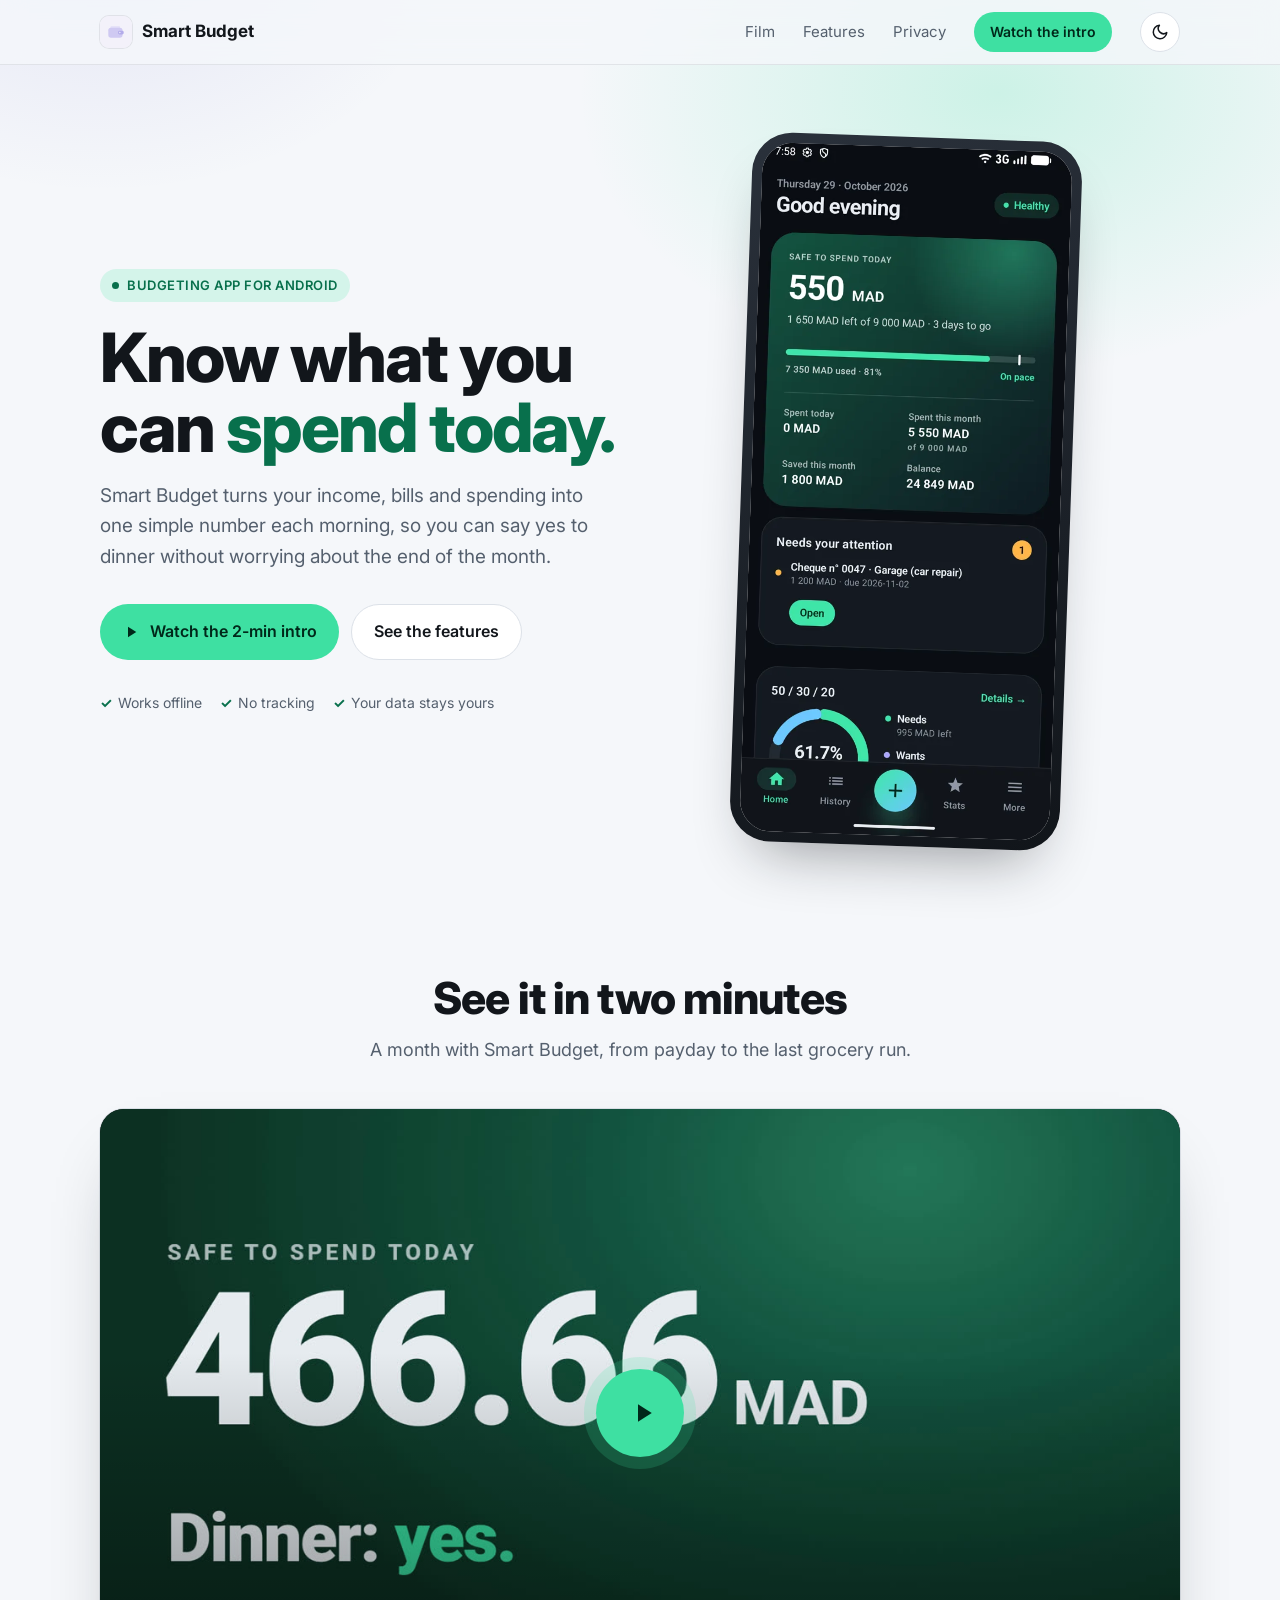
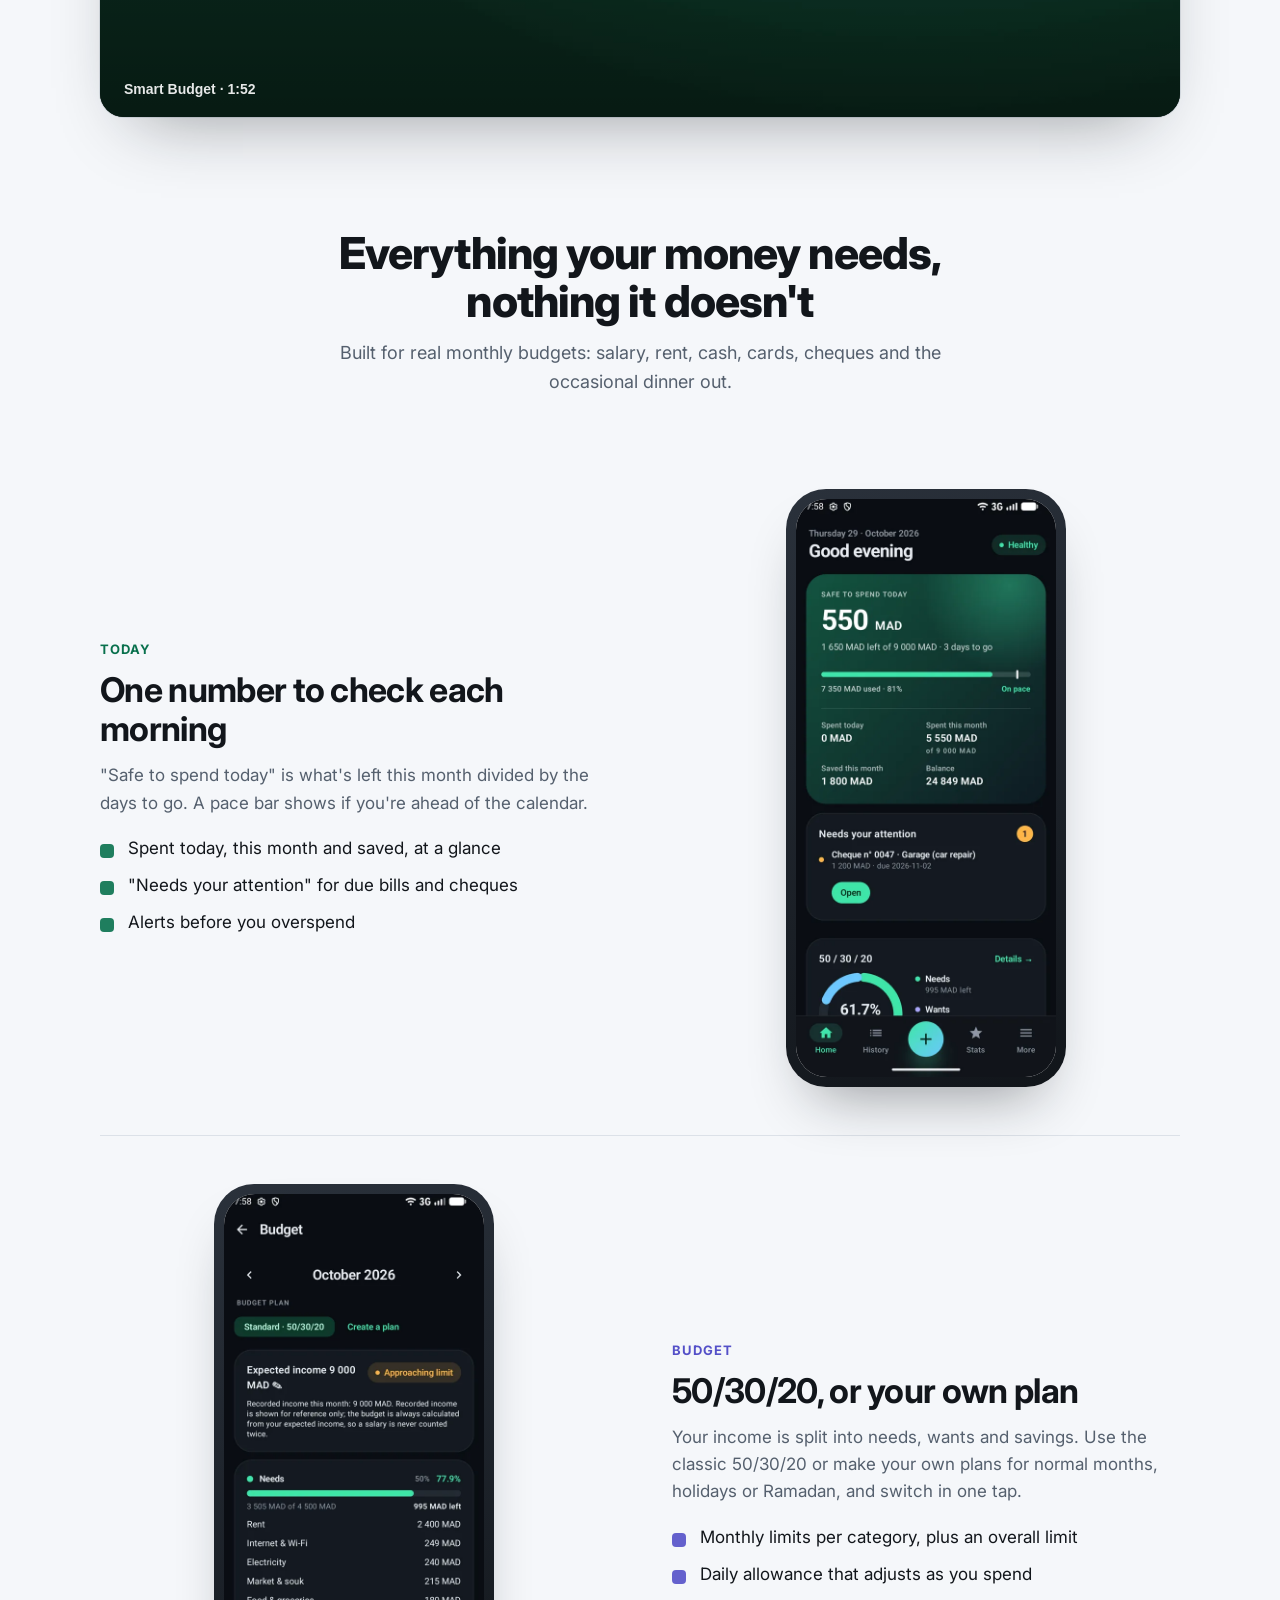
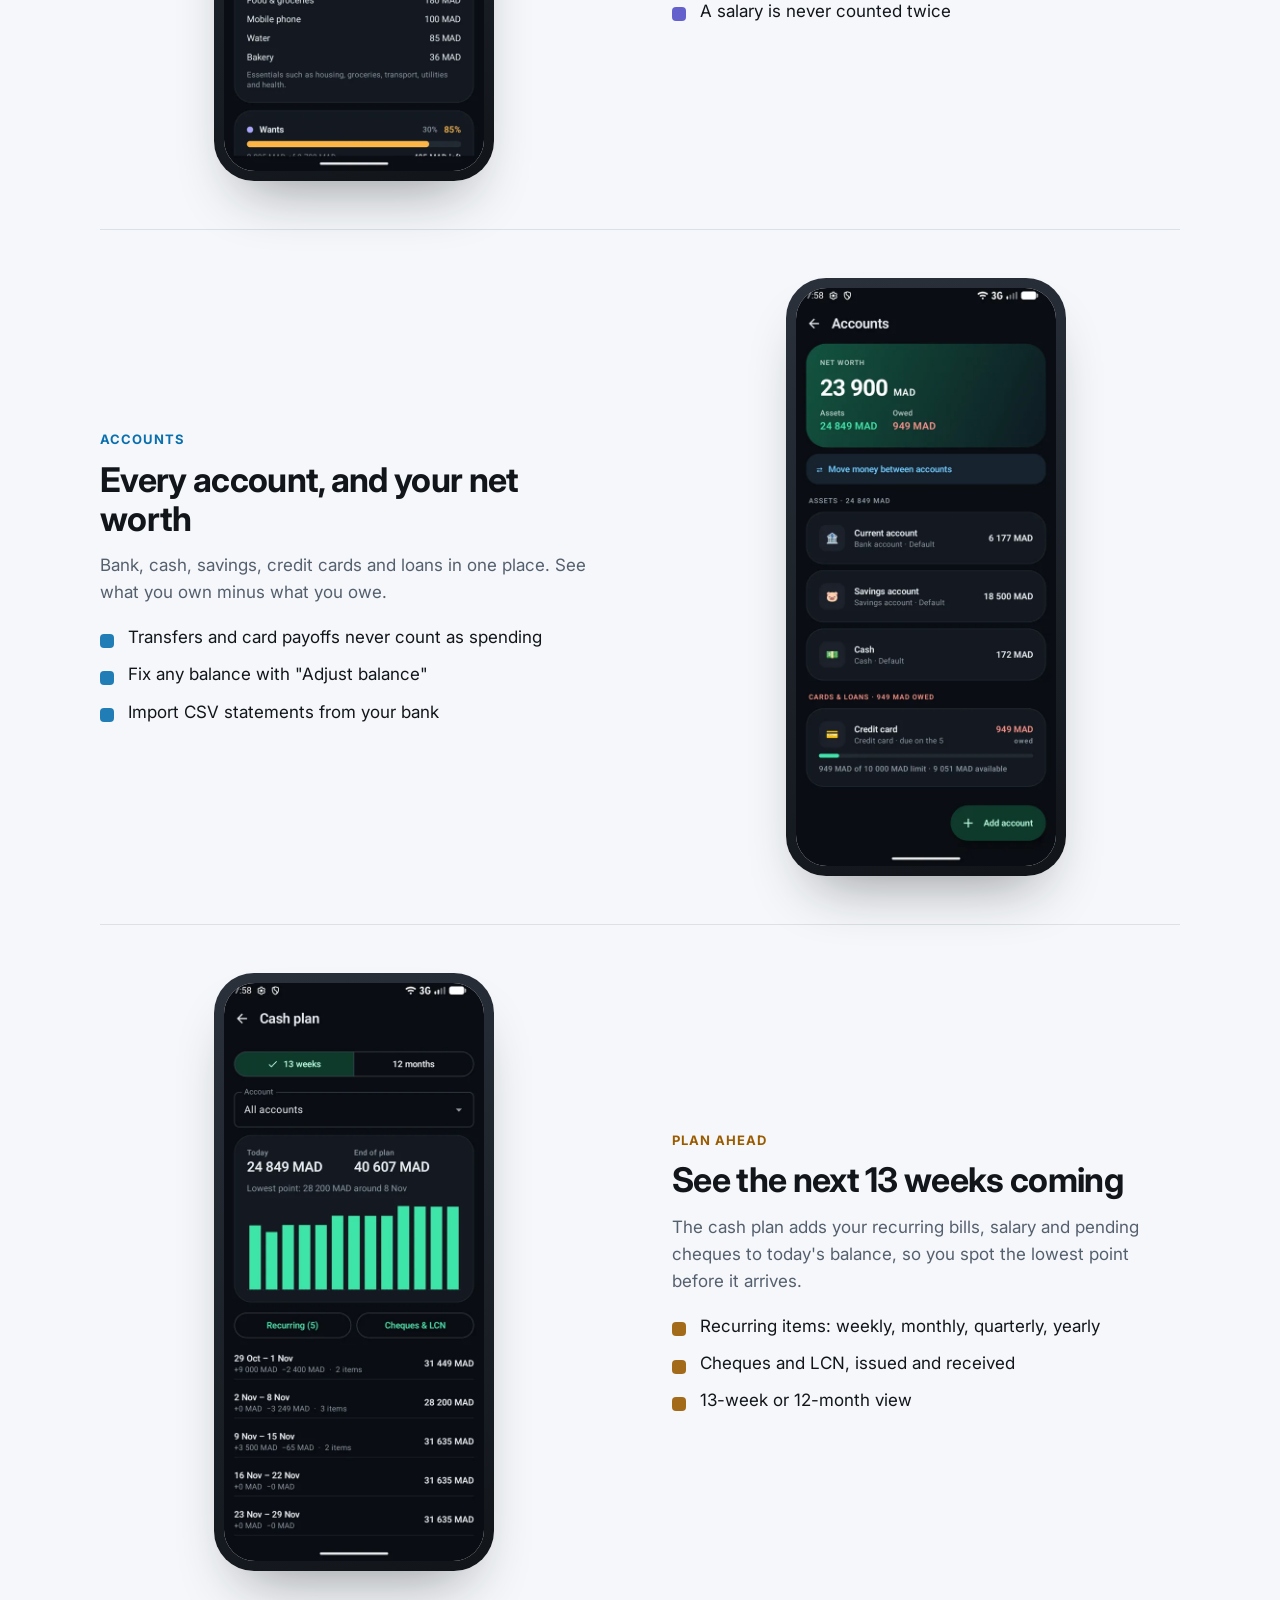
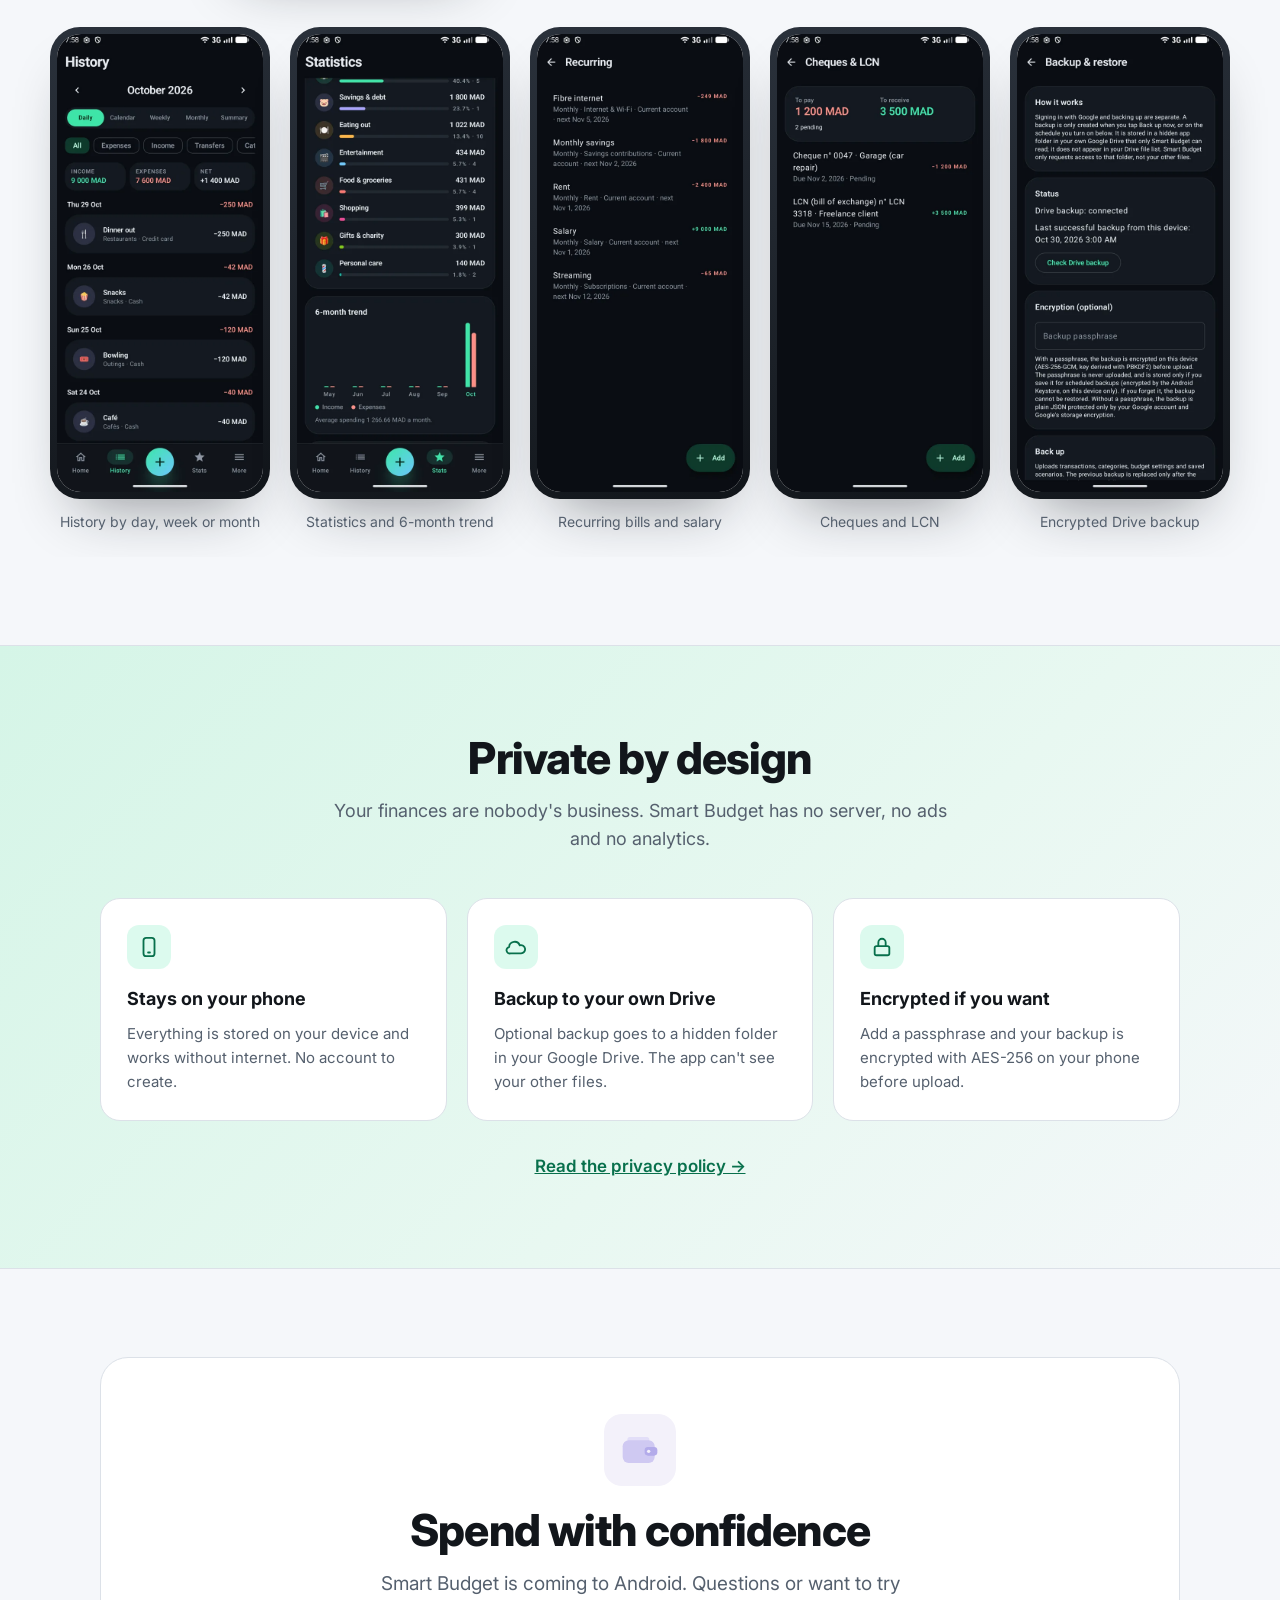
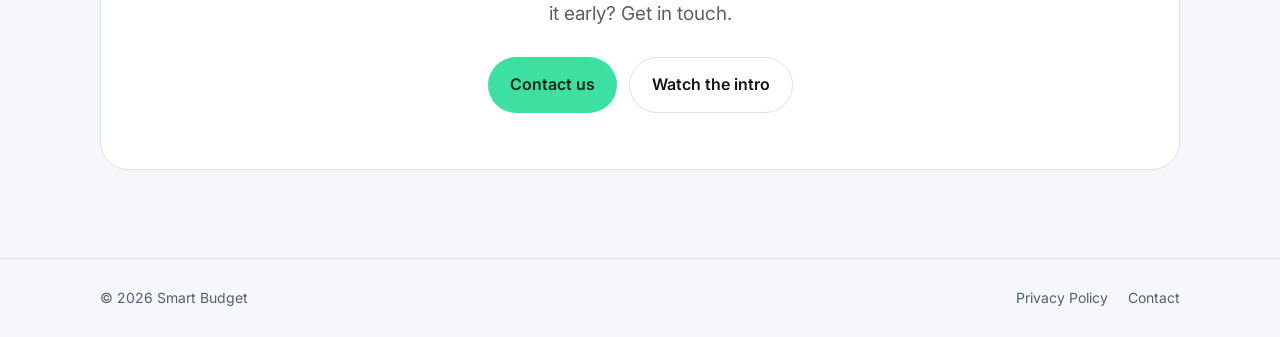
<file: index.html>
<!doctype html>
<html lang="en">
<head>
<meta charset="utf-8">
<meta name="viewport" content="width=device-width, initial-scale=1">
<title>Smart Budget – Know what you can spend today</title>
<meta name="description" content="Smart Budget is a private, offline budgeting app for Android. See what's safe to spend today, follow 50/30/20 or your own plan, and back up to your own Google Drive.">
<meta property="og:title" content="Smart Budget">
<meta property="og:description" content="Know what you can spend today. A private, offline budgeting app for Android.">
<meta property="og:image" content="https://smart-budget.abencherif.com/media/intro-poster.jpg">
<meta name="theme-color" content="#0A0D12">
<script>
  (function () {
    var saved;
    try { saved = localStorage.getItem('theme'); } catch (e) {}
    document.documentElement.dataset.theme = saved || (matchMedia('(prefers-color-scheme: light)').matches ? 'light' : 'dark');
  })();
</script>
<link rel="icon" href="media/icon.svg" type="image/svg+xml">
<link rel="preconnect" href="https://fonts.googleapis.com">
<link rel="preconnect" href="https://fonts.gstatic.com" crossorigin>
<link href="https://fonts.googleapis.com/css2?family=Inter:wght@400;500;600;700;800&display=swap" rel="stylesheet">
<style>
  :root {
    --bg: #0A0D12; --surface: #12161B; --surface-2: #171C23; --line: #232A33;
    --fg: #E9EDF2; --muted: #9AA4B2; --mint: #3EE0A2; --mint-ink: #00281A;
    --green-1: #0F3A2B; --green-2: #1B6B50; --lavender: #A9A6FF; --sky: #6CC8FF; --amber: #FFB547;
    --mint-text: #3EE0A2; --mint-tint: rgba(62,224,162,.1); --nav-bg: rgba(10,13,18,.78); --nav-line: rgba(255,255,255,.05);
    --glow-1: rgba(62,224,162,.18); --glow-2: rgba(169,166,255,.10); --phone-shadow: 0 40px 80px -30px rgba(0,0,0,.8);
    --film-shadow: 0 40px 100px -40px rgba(62,224,162,.35); --privacy-bg: linear-gradient(135deg, var(--green-1), #0C2A20 60%, var(--bg));
    --card-bg: rgba(10,13,18,.45); --card-line: rgba(255,255,255,.08);
    color-scheme: dark;
  }
  :root[data-theme="light"] {
    --bg: #F5F7FA; --surface: #FFFFFF; --surface-2: #FFFFFF; --line: #DCE1E8;
    --fg: #12161B; --muted: #55606E; --lavender: #5450C8; --sky: #0A6FAE; --amber: #9A5B00;
    --mint-text: #08704C; --mint-tint: rgba(62,224,162,.18); --nav-bg: rgba(245,247,250,.82); --nav-line: rgba(18,22,27,.08);
    --glow-1: rgba(62,224,162,.22); --glow-2: rgba(84,80,200,.10); --phone-shadow: 0 32px 60px -28px rgba(18,22,27,.45);
    --film-shadow: 0 32px 70px -36px rgba(18,22,27,.45); --privacy-bg: linear-gradient(135deg, #D5F5E7, #E8F8F1 60%, var(--bg));
    --card-bg: #FFFFFF; --card-line: #DCE1E8;
    color-scheme: light;
  }
  * { box-sizing: border-box; }
  html { scroll-behavior: smooth; }
  section[id] { scroll-margin-top: 64px; }
  body { margin: 0; background: var(--bg); color: var(--fg); font: 17px/1.6 Inter, system-ui, -apple-system, "Segoe UI", Roboto, sans-serif; -webkit-font-smoothing: antialiased; overflow-x: hidden; }
  img, video { display: block; max-width: 100%; }
  a { color: inherit; }
  .wrap { max-width: 1120px; margin: 0 auto; padding: 0 20px; }

  /* Nav */
  nav { position: sticky; top: 0; z-index: 10; background: var(--nav-bg); backdrop-filter: blur(12px); border-bottom: 1px solid var(--nav-line); }
  nav .wrap { display: flex; align-items: center; justify-content: space-between; gap: 12px; height: 64px; }
  .brand { display: flex; align-items: center; gap: 10px; font-weight: 700; text-decoration: none; white-space: nowrap; }
  .brand img { width: 32px; height: 32px; border-radius: 9px; box-shadow: 0 0 0 1px var(--nav-line); }
  .links { display: flex; gap: 28px; align-items: center; font-size: 15px; }
  .links a { text-decoration: none; color: var(--muted); }
  .links a:hover { color: var(--fg); }
  .theme-toggle { flex: none; width: 40px; height: 40px; display: grid; place-items: center; padding: 0; border-radius: 50%; border: 1px solid var(--line); background: var(--surface-2); color: var(--fg); cursor: pointer; }
  .theme-toggle:hover { border-color: var(--muted); }
  .theme-toggle:focus-visible { outline: 2px solid var(--mint-text); outline-offset: 2px; }
  .theme-toggle svg { width: 18px; height: 18px; }
  [data-theme="light"] .theme-toggle .sun, [data-theme="dark"] .theme-toggle .moon { display: none; }
  @media (max-width: 720px) { .links { gap: 14px; } .links .hide-sm { display: none; } }
  @media (max-width: 480px) { .links .hide-xs { display: none; } }

  /* Buttons */
  .btn { display: inline-flex; align-items: center; justify-content: center; gap: 10px; padding: 14px 22px; border-radius: 999px; font-weight: 600; font-size: 16px; text-decoration: none; white-space: nowrap; transition: transform .15s, background .15s; }
  .btn:hover { transform: translateY(-1px); }
  .btn-primary { background: var(--mint); color: var(--mint-ink); }
  .btn-ghost { background: var(--surface-2); color: var(--fg); border: 1px solid var(--line); }
  .links .btn { display: inline-block; padding: 9px 16px; font-size: 14px; color: var(--mint-ink); }

  /* Hero */
  .hero { position: relative; padding: 72px 0 40px; overflow-x: clip; }
  .hero::before { content: ""; position: absolute; inset: -200px -20% auto; height: 760px; background: radial-gradient(600px 400px at 70% 30%, var(--glow-1), transparent 70%), radial-gradient(500px 360px at 20% 10%, var(--glow-2), transparent 70%); pointer-events: none; }
  .hero .wrap { position: relative; display: grid; grid-template-columns: 1.15fr .85fr; gap: 48px; align-items: center; }
  .eyebrow { display: inline-flex; align-items: center; gap: 8px; padding: 6px 12px; border-radius: 999px; background: var(--mint-tint); color: var(--mint-text); font-size: 13px; font-weight: 600; letter-spacing: .04em; text-transform: uppercase; }
  .eyebrow::before { content: ""; width: 7px; height: 7px; border-radius: 50%; background: var(--mint-text); }
  h1 { font-size: clamp(36px, 6vw, 68px); line-height: 1.04; letter-spacing: -.03em; margin: 20px 0 18px; font-weight: 800; }
  h1 em { font-style: normal; color: var(--mint-text); }
  .lead { font-size: 19px; color: var(--muted); max-width: 520px; margin: 0 0 32px; }
  .cta { display: flex; flex-wrap: wrap; gap: 12px; }
  .pills { display: flex; flex-wrap: wrap; gap: 18px; margin-top: 32px; color: var(--muted); font-size: 14px; }
  .pills span::before { content: "✓"; color: var(--mint-text); margin-right: 6px; font-weight: 700; }
  @media (max-width: 860px) { .hero .wrap { gap: 32px; } }
  @media (max-width: 720px) {
    .hero { padding: 48px 0 16px; }
    .hero .wrap { grid-template-columns: 1fr; gap: 40px; }
    .hero .phone { margin: 0 auto; max-width: 270px; }
    .lead { font-size: 18px; max-width: none; }
  }
  @media (max-width: 480px) {
    .cta .btn { flex: 1 1 100%; }
    .pills { gap: 8px 16px; }
  }

  /* Phone frame */
  .phone { width: 100%; max-width: 300px; border-radius: 40px; padding: 10px; background: linear-gradient(160deg, #2A313B, #11151A); box-shadow: var(--phone-shadow), 0 0 0 1px rgba(255,255,255,.06); }
  .phone img { border-radius: 31px; width: 100%; height: auto; aspect-ratio: 9 / 20; object-fit: cover; object-position: top; background: var(--surface); }
  .hero .phone { max-width: 330px; transform: rotate(2deg); }

  /* Film */
  section { padding: clamp(56px, 9vw, 88px) 0; }
  .section-head { text-align: center; max-width: 640px; margin: 0 auto 44px; }
  h2 { font-size: clamp(30px, 4vw, 44px); line-height: 1.1; letter-spacing: -.02em; margin: 0 0 14px; font-weight: 800; }
  .section-head p { color: var(--muted); margin: 0; font-size: 18px; }
  .film { position: relative; border-radius: 24px; overflow: hidden; background: #000; box-shadow: var(--film-shadow), 0 0 0 1px var(--line); aspect-ratio: 16 / 9; }
  .film video { width: 100%; height: 100%; object-fit: cover; }
  .film .play { position: absolute; inset: 0; display: grid; place-items: center; background: linear-gradient(180deg, transparent 40%, rgba(0,0,0,.45)); border: 0; cursor: pointer; padding: 0; }
  .film .play span { width: 88px; height: 88px; border-radius: 50%; background: var(--mint); display: grid; place-items: center; box-shadow: 0 0 0 12px rgba(62,224,162,.18); transition: transform .2s; }
  .film .play:hover span { transform: scale(1.06); }
  .film .play svg { width: 30px; height: 30px; margin-left: 5px; fill: var(--mint-ink); }
  .film .play small { position: absolute; bottom: 20px; left: 24px; color: #fff; font-size: 14px; font-weight: 600; opacity: .9; }
  .film.playing .play { display: none; }
  @media (max-width: 640px) {
    .section-head { margin-bottom: 32px; }
    .section-head p { font-size: 17px; }
    .film { border-radius: 16px; }
    .film .play span { width: 64px; height: 64px; box-shadow: 0 0 0 8px rgba(62,224,162,.18); }
    .film .play svg { width: 24px; height: 24px; margin-left: 4px; }
    .film .play small { bottom: 10px; left: 14px; font-size: 12px; }
  }

  /* Features */
  .feature { display: grid; grid-template-columns: 1fr 1fr; gap: 64px; align-items: center; padding: 48px 0; }
  .feature + .feature { border-top: 1px solid var(--line); }
  .feature .phone { margin: 0 auto; max-width: 280px; }
  .feature.flip .copy { order: 2; }
  .tag { font-size: 13px; font-weight: 700; letter-spacing: .08em; text-transform: uppercase; margin-bottom: 10px; }
  .feature h3 { color: var(--fg); font-size: clamp(26px, 3vw, 34px); line-height: 1.15; letter-spacing: -.02em; margin: 0 0 14px; }
  .feature p { color: var(--muted); margin: 0 0 18px; }
  .feature ul { list-style: none; padding: 0; margin: 0; display: grid; gap: 10px; }
  .feature li { padding-left: 28px; position: relative; }
  .feature li::before { content: ""; position: absolute; left: 0; top: .55em; width: 14px; height: 14px; border-radius: 4px; background: currentColor; opacity: .9; }
  .feature li { color: var(--fg); }
  .c-mint { color: var(--mint-text); } .c-lav { color: var(--lavender); } .c-sky { color: var(--sky); } .c-amber { color: var(--amber); }
  .c-mint li::before { background: var(--mint-text); } .c-lav li::before { background: var(--lavender); } .c-sky li::before { background: var(--sky); } .c-amber li::before { background: var(--amber); }
  .feature ul { color: inherit; }
  @media (max-width: 860px) { .feature { gap: 32px; } .feature .phone { max-width: 240px; } }
  @media (max-width: 640px) { .feature { grid-template-columns: 1fr; padding: 40px 0; } .feature.flip .copy { order: 0; } .feature .phone { max-width: 260px; } }

  /* Gallery */
  .gallery { display: flex; gap: 20px; overflow-x: auto; padding: 8px 20px 24px; scroll-snap-type: x mandatory; scrollbar-width: thin; }
  .gallery figure { flex: 0 0 min(220px, 62vw); margin: 0; scroll-snap-align: center; }
  .gallery .phone { border-radius: 30px; padding: 7px; }
  .gallery .phone img { border-radius: 24px; }
  .gallery figcaption { text-align: center; color: var(--muted); font-size: 14px; margin-top: 12px; }
  @media (min-width: 1240px) { .gallery { justify-content: center; } }

  /* Privacy band */
  .privacy { background: var(--privacy-bg); border-top: 1px solid var(--line); border-bottom: 1px solid var(--line); }
  .grid3 { display: grid; grid-template-columns: repeat(3, 1fr); gap: 20px; }
  .card { background: var(--card-bg); border: 1px solid var(--card-line); border-radius: 20px; padding: 26px; }
  .card .ico { width: 44px; height: 44px; border-radius: 12px; display: grid; place-items: center; background: var(--mint-tint); color: var(--mint-text); margin-bottom: 16px; }
  .card .ico svg { width: 22px; height: 22px; }
  .card h4 { margin: 0 0 8px; font-size: 18px; }
  .card p { margin: 0; color: var(--muted); font-size: 15px; }
  @media (max-width: 860px) { .grid3 { gap: 14px; } .card { padding: 20px; } }
  @media (max-width: 720px) { .grid3 { grid-template-columns: 1fr; } }

  /* Final CTA */
  .final { text-align: center; }
  .final .box { background: var(--surface); border: 1px solid var(--line); border-radius: 28px; padding: 56px 24px; }
  .final img { width: 72px; height: 72px; border-radius: 18px; margin: 0 auto 20px; }

  footer { border-top: 1px solid var(--line); padding: 28px 0; color: var(--muted); font-size: 14px; }
  footer .wrap { display: flex; justify-content: space-between; flex-wrap: wrap; gap: 12px; }
  footer a { color: var(--muted); text-decoration: none; margin-left: 20px; }
  footer a:hover { color: var(--fg); }

  @media (max-width: 640px) {
    .wrap { padding: 0 16px; }
    .gallery { padding: 8px 16px 24px; }
    .final .box { padding: 40px 20px; border-radius: 20px; }
  }
  @media (max-width: 480px) {
    footer .wrap { flex-direction: column; align-items: center; text-align: center; }
    footer a { margin: 0 10px; }
  }
</style>
</head>
<body>

<nav>
  <div class="wrap">
    <a class="brand" href="#"><img src="media/icon.svg" alt="">Smart Budget</a>
    <div class="links">
      <a class="hide-sm" href="#film">Film</a>
      <a class="hide-sm" href="#features">Features</a>
      <a class="hide-xs" href="privacy.html">Privacy</a>
      <a class="btn btn-primary" href="#film">Watch<span class="hide-xs"> the intro</span></a>
      <button class="theme-toggle" id="themeToggle" type="button" aria-label="Switch between light and dark mode">
        <svg class="sun" viewBox="0 0 24 24" fill="none" stroke="currentColor" stroke-width="2" stroke-linecap="round" aria-hidden="true"><circle cx="12" cy="12" r="4"/><path d="M12 2v2M12 20v2M4.9 4.9l1.4 1.4M17.7 17.7l1.4 1.4M2 12h2M20 12h2M4.9 19.1l1.4-1.4M17.7 6.3l1.4-1.4"/></svg>
        <svg class="moon" viewBox="0 0 24 24" fill="none" stroke="currentColor" stroke-width="2" stroke-linecap="round" stroke-linejoin="round" aria-hidden="true"><path d="M21 12.8A9 9 0 1 1 11.2 3a7 7 0 0 0 9.8 9.8z"/></svg>
      </button>
    </div>
  </div>
</nav>

<header class="hero">
  <div class="wrap">
    <div>
      <span class="eyebrow">Budgeting app for Android</span>
      <h1>Know what you can <em>spend today.</em></h1>
      <p class="lead">Smart Budget turns your income, bills and spending into one simple number each morning, so you can say yes to dinner without worrying about the end of the month.</p>
      <div class="cta">
        <a class="btn btn-primary" href="#film">
          <svg width="18" height="18" viewBox="0 0 24 24" fill="currentColor" aria-hidden="true"><path d="M8 5v14l11-7z"/></svg>
          Watch the 2-min intro
        </a>
        <a class="btn btn-ghost" href="#features">See the features</a>
      </div>
      <div class="pills"><span>Works offline</span><span>No tracking</span><span>Your data stays yours</span></div>
    </div>
    <div class="phone"><img src="media/home_top.webp" alt="Smart Budget home screen showing 550 MAD safe to spend today" width="540" height="1200"></div>
  </div>
</header>

<section id="film">
  <div class="wrap">
    <div class="section-head">
      <h2>See it in two minutes</h2>
      <p>A month with Smart Budget, from payday to the last grocery run.</p>
    </div>
    <div class="film" id="filmBox">
      <video id="filmVideo" src="media/smart-budget-intro.mp4" poster="media/intro-poster.jpg" preload="none" playsinline></video>
      <button class="play" id="filmPlay" aria-label="Play the Smart Budget intro film">
        <span><svg viewBox="0 0 24 24"><path d="M8 5v14l11-7z"/></svg></span>
        <small>Smart Budget · 1:52</small>
      </button>
    </div>
  </div>
</section>

<section id="features" style="padding-top: 24px">
  <div class="wrap">
    <div class="section-head">
      <h2>Everything your money needs, nothing it doesn't</h2>
      <p>Built for real monthly budgets: salary, rent, cash, cards, cheques and the occasional dinner out.</p>
    </div>

    <div class="feature">
      <div class="copy c-mint">
        <div class="tag">Today</div>
        <h3>One number to check each morning</h3>
        <p>"Safe to spend today" is what's left this month divided by the days to go. A pace bar shows if you're ahead of the calendar.</p>
        <ul>
          <li>Spent today, this month and saved, at a glance</li>
          <li>"Needs your attention" for due bills and cheques</li>
          <li>Alerts before you overspend</li>
        </ul>
      </div>
      <div class="phone"><img src="media/home_top.webp" alt="Home screen" loading="lazy" width="540" height="1200"></div>
    </div>

    <div class="feature flip">
      <div class="copy c-lav">
        <div class="tag">Budget</div>
        <h3>50/30/20, or your own plan</h3>
        <p>Your income is split into needs, wants and savings. Use the classic 50/30/20 or make your own plans for normal months, holidays or Ramadan, and switch in one tap.</p>
        <ul>
          <li>Monthly limits per category, plus an overall limit</li>
          <li>Daily allowance that adjusts as you spend</li>
          <li>A salary is never counted twice</li>
        </ul>
      </div>
      <div class="phone"><img src="media/budget.webp" alt="Budget screen with needs and wants" loading="lazy" width="540" height="1200"></div>
    </div>

    <div class="feature">
      <div class="copy c-sky">
        <div class="tag">Accounts</div>
        <h3>Every account, and your net worth</h3>
        <p>Bank, cash, savings, credit cards and loans in one place. See what you own minus what you owe.</p>
        <ul>
          <li>Transfers and card payoffs never count as spending</li>
          <li>Fix any balance with "Adjust balance"</li>
          <li>Import CSV statements from your bank</li>
        </ul>
      </div>
      <div class="phone"><img src="media/accounts.webp" alt="Accounts screen with net worth" loading="lazy" width="540" height="1200"></div>
    </div>

    <div class="feature flip">
      <div class="copy c-amber">
        <div class="tag">Plan ahead</div>
        <h3>See the next 13 weeks coming</h3>
        <p>The cash plan adds your recurring bills, salary and pending cheques to today's balance, so you spot the lowest point before it arrives.</p>
        <ul>
          <li>Recurring items: weekly, monthly, quarterly, yearly</li>
          <li>Cheques and LCN, issued and received</li>
          <li>13-week or 12-month view</li>
        </ul>
      </div>
      <div class="phone"><img src="media/cashplan.webp" alt="Cash plan with 13-week forecast" loading="lazy" width="540" height="1200"></div>
    </div>
  </div>

  <div class="gallery" aria-label="More screens">
    <figure><div class="phone"><img src="media/history.webp" alt="History" loading="lazy" width="540" height="1200"></div><figcaption>History by day, week or month</figcaption></figure>
    <figure><div class="phone"><img src="media/stats.webp" alt="Statistics" loading="lazy" width="540" height="1200"></div><figcaption>Statistics and 6-month trend</figcaption></figure>
    <figure><div class="phone"><img src="media/recurring.webp" alt="Recurring items" loading="lazy" width="540" height="1200"></div><figcaption>Recurring bills and salary</figcaption></figure>
    <figure><div class="phone"><img src="media/cheques.webp" alt="Cheques" loading="lazy" width="540" height="1200"></div><figcaption>Cheques and LCN</figcaption></figure>
    <figure><div class="phone"><img src="media/backup1.webp" alt="Backup and restore" loading="lazy" width="540" height="1200"></div><figcaption>Encrypted Drive backup</figcaption></figure>
  </div>
</section>

<section class="privacy" id="privacy">
  <div class="wrap">
    <div class="section-head">
      <h2>Private by design</h2>
      <p>Your finances are nobody's business. Smart Budget has no server, no ads and no analytics.</p>
    </div>
    <div class="grid3">
      <div class="card">
        <div class="ico"><svg viewBox="0 0 24 24" fill="none" stroke="currentColor" stroke-width="2" stroke-linecap="round" stroke-linejoin="round"><rect x="6" y="2" width="12" height="20" rx="3"/><path d="M11 18h2"/></svg></div>
        <h4>Stays on your phone</h4>
        <p>Everything is stored on your device and works without internet. No account to create.</p>
      </div>
      <div class="card">
        <div class="ico"><svg viewBox="0 0 24 24" fill="none" stroke="currentColor" stroke-width="2" stroke-linecap="round" stroke-linejoin="round"><path d="M17.5 19a4.5 4.5 0 1 0-1.4-8.8A6 6 0 0 0 4.5 12 3.5 3.5 0 0 0 6 19z"/></svg></div>
        <h4>Backup to your own Drive</h4>
        <p>Optional backup goes to a hidden folder in your Google Drive. The app can't see your other files.</p>
      </div>
      <div class="card">
        <div class="ico"><svg viewBox="0 0 24 24" fill="none" stroke="currentColor" stroke-width="2" stroke-linecap="round" stroke-linejoin="round"><rect x="4" y="11" width="16" height="10" rx="2"/><path d="M8 11V7a4 4 0 0 1 8 0v4"/></svg></div>
        <h4>Encrypted if you want</h4>
        <p>Add a passphrase and your backup is encrypted with AES-256 on your phone before upload.</p>
      </div>
    </div>
    <p style="text-align:center; margin: 32px 0 0"><a href="privacy.html" style="color: var(--mint-text); font-weight: 600">Read the privacy policy →</a></p>
  </div>
</section>

<section class="final">
  <div class="wrap">
    <div class="box">
      <img src="media/icon.svg" alt="">
      <h2>Spend with confidence</h2>
      <p class="lead" style="margin: 0 auto 28px">Smart Budget is coming to Android. Questions or want to try it early? Get in touch.</p>
      <div class="cta" style="justify-content:center">
        <a class="btn btn-primary" href="mailto:contact@abencherif.com?subject=Smart%20Budget">Contact us</a>
        <a class="btn btn-ghost" href="#film">Watch the intro</a>
      </div>
    </div>
  </div>
</section>

<footer>
  <div class="wrap">
    <span>© 2026 Smart Budget</span>
    <span><a href="privacy.html">Privacy Policy</a><a href="mailto:contact@abencherif.com">Contact</a></span>
  </div>
</footer>

<script>
  const root = document.documentElement;
  const themeMeta = document.querySelector('meta[name="theme-color"]');
  const applyTheme = (theme) => {
    root.dataset.theme = theme;
    themeMeta.content = theme === 'light' ? '#F5F7FA' : '#0A0D12';
  };
  applyTheme(root.dataset.theme);
  document.getElementById('themeToggle').addEventListener('click', () => {
    const next = root.dataset.theme === 'light' ? 'dark' : 'light';
    applyTheme(next);
    try { localStorage.setItem('theme', next); } catch (e) {}
  });

  const box = document.getElementById('filmBox');
  const video = document.getElementById('filmVideo');
  document.getElementById('filmPlay').addEventListener('click', () => {
    box.classList.add('playing');
    video.play();
  });
  video.addEventListener('play', () => { box.classList.add('playing'); video.controls = true; });
</script>
</body>
</html>
</file>
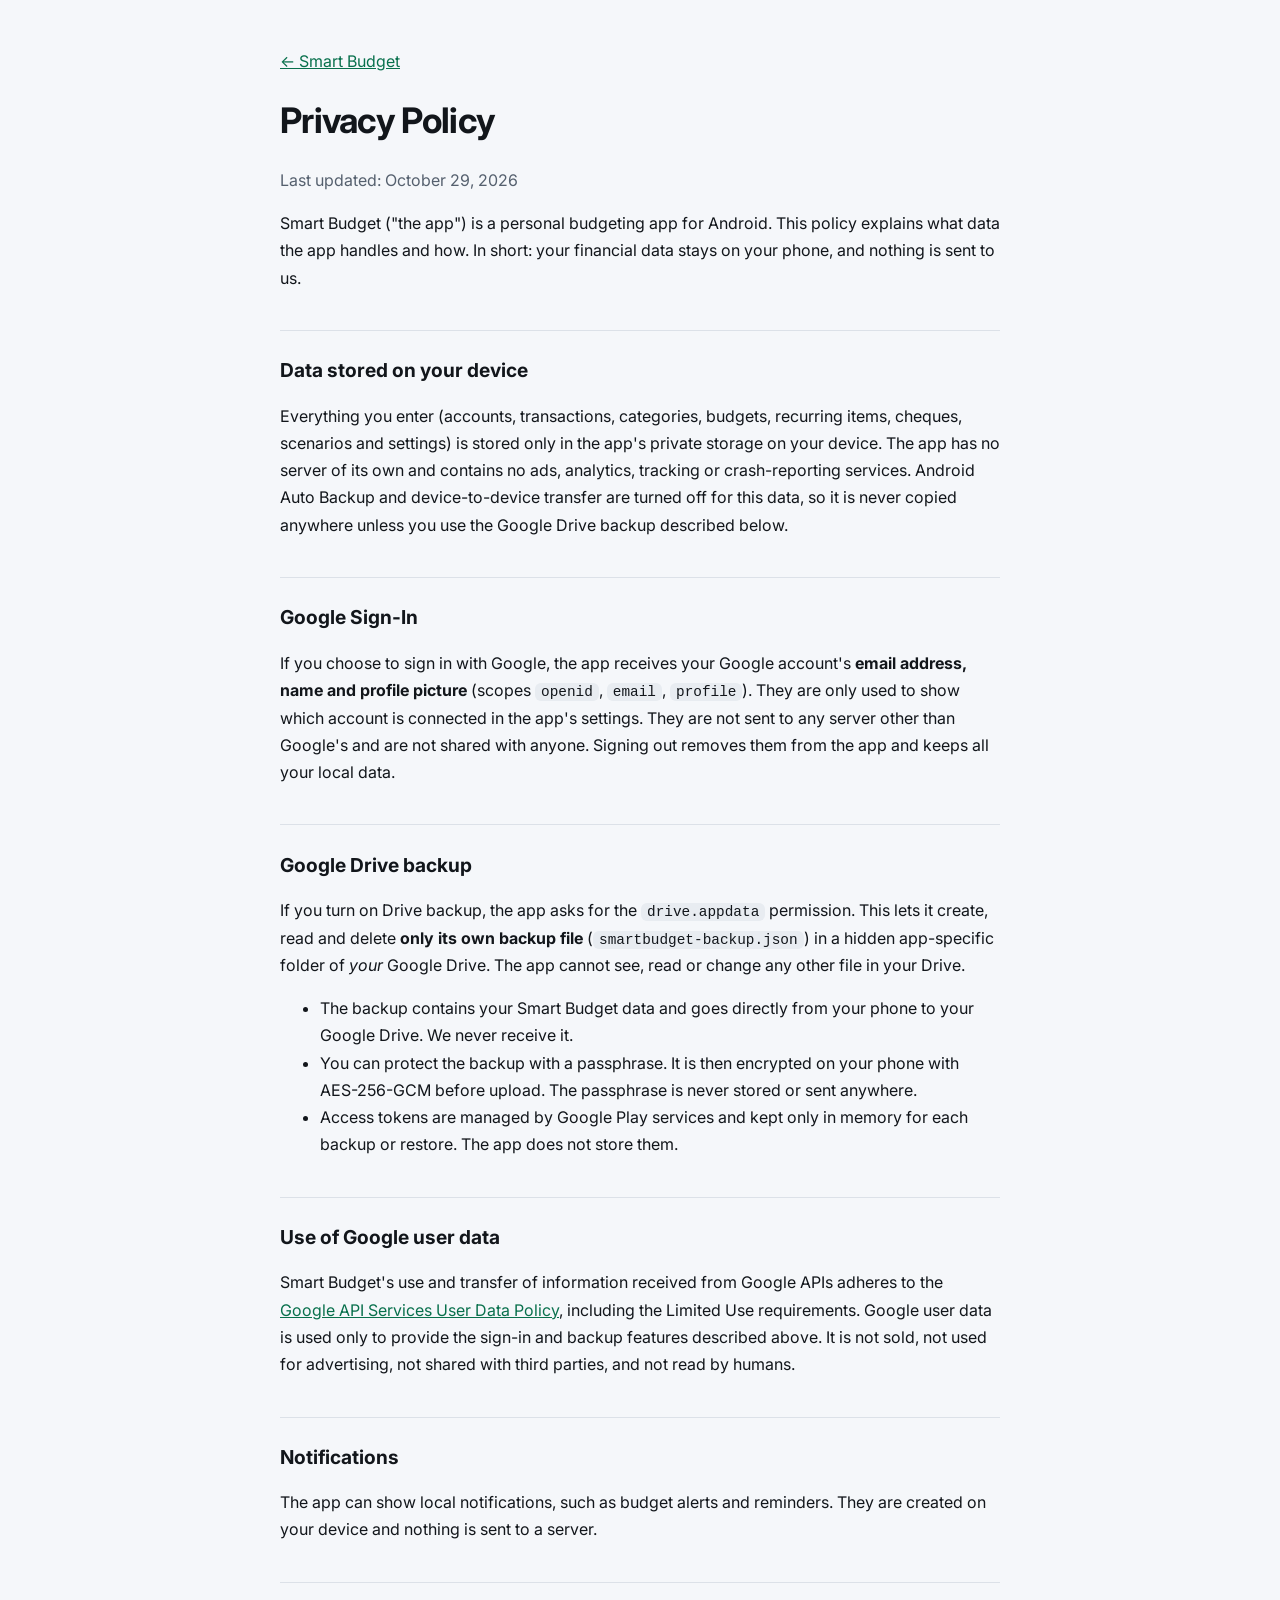
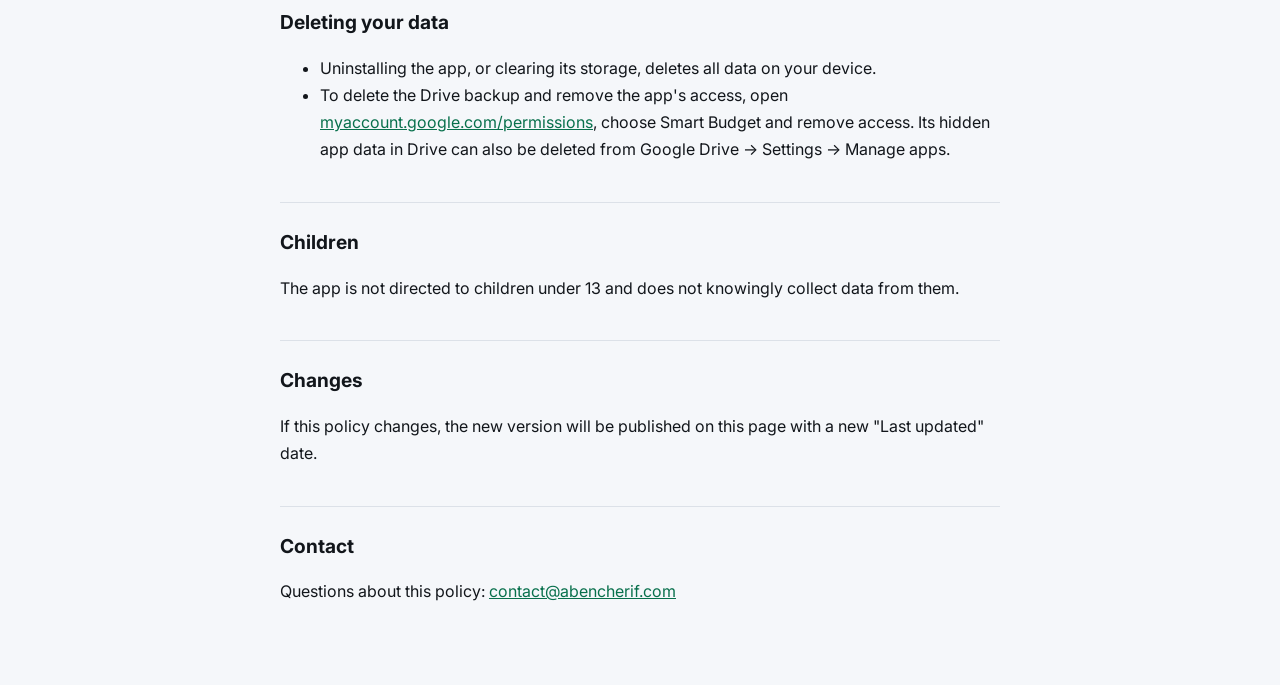
<file: privacy.html>
<!doctype html>
<html lang="en">
<head>
<meta charset="utf-8">
<meta name="viewport" content="width=device-width, initial-scale=1">
<title>Smart Budget – Privacy Policy</title>
<script>
  (function () {
    var saved;
    try { saved = localStorage.getItem('theme'); } catch (e) {}
    document.documentElement.dataset.theme = saved || (matchMedia('(prefers-color-scheme: light)').matches ? 'light' : 'dark');
  })();
</script>
<link rel="icon" href="media/icon.svg" type="image/svg+xml">
<link href="https://fonts.googleapis.com/css2?family=Inter:wght@400;600;700&display=swap" rel="stylesheet">
<link rel="stylesheet" href="style.css">
</head>
<body>
<main>
<p><a href="./">← Smart Budget</a></p>
<h1>Privacy Policy</h1>
<p class="muted">Last updated: October 29, 2026</p>

<p>Smart Budget ("the app") is a personal budgeting app for Android. This policy explains what data the app
handles and how. In short: your financial data stays on your phone, and nothing is sent to us.</p>

<h2>Data stored on your device</h2>
<p>Everything you enter (accounts, transactions, categories, budgets, recurring items, cheques, scenarios and
settings) is stored only in the app's private storage on your device. The app has no server of its own and contains
no ads, analytics, tracking or crash-reporting services. Android Auto Backup and device-to-device transfer are turned
off for this data, so it is never copied anywhere unless you use the Google Drive backup described below.</p>

<h2>Google Sign-In</h2>
<p>If you choose to sign in with Google, the app receives your Google account's <strong>email address, name and
profile picture</strong> (scopes <code>openid</code>, <code>email</code>, <code>profile</code>). They are only used
to show which account is connected in the app's settings. They are not sent to any server other than Google's and
are not shared with anyone. Signing out removes them from the app and keeps all your local data.</p>

<h2>Google Drive backup</h2>
<p>If you turn on Drive backup, the app asks for the <code>drive.appdata</code> permission. This lets it create,
read and delete <strong>only its own backup file</strong> (<code>smartbudget-backup.json</code>) in a hidden
app-specific folder of <em>your</em> Google Drive. The app cannot see, read or change any other file in your Drive.</p>
<ul>
<li>The backup contains your Smart Budget data and goes directly from your phone to your Google Drive. We never receive it.</li>
<li>You can protect the backup with a passphrase. It is then encrypted on your phone with AES-256-GCM before upload. The passphrase is never stored or sent anywhere.</li>
<li>Access tokens are managed by Google Play services and kept only in memory for each backup or restore. The app does not store them.</li>
</ul>

<h2>Use of Google user data</h2>
<p>Smart Budget's use and transfer of information received from Google APIs adheres to the
<a href="https://developers.google.com/terms/api-services-user-data-policy">Google API Services User Data Policy</a>,
including the Limited Use requirements. Google user data is used only to provide the sign-in and backup features
described above. It is not sold, not used for advertising, not shared with third parties, and not read by humans.</p>

<h2>Notifications</h2>
<p>The app can show local notifications, such as budget alerts and reminders. They are created on your device and
nothing is sent to a server.</p>

<h2>Deleting your data</h2>
<ul>
<li>Uninstalling the app, or clearing its storage, deletes all data on your device.</li>
<li>To delete the Drive backup and remove the app's access, open
<a href="https://myaccount.google.com/permissions">myaccount.google.com/permissions</a>, choose Smart Budget and
remove access. Its hidden app data in Drive can also be deleted from Google Drive → Settings → Manage apps.</li>
</ul>

<h2>Children</h2>
<p>The app is not directed to children under 13 and does not knowingly collect data from them.</p>

<h2>Changes</h2>
<p>If this policy changes, the new version will be published on this page with a new "Last updated" date.</p>

<h2>Contact</h2>
<p>Questions about this policy: <a href="mailto:contact@abencherif.com">contact@abencherif.com</a></p>
</main>
</body>
</html>
</file>
<file: style.css>
:root { --fg: #E9EDF2; --bg: #0A0D12; --muted: #9AA4B2; --link: #3EE0A2; --line: #232A33; --code-bg: #171C23; color-scheme: dark; }
:root[data-theme="light"] { --fg: #12161B; --bg: #F5F7FA; --muted: #55606E; --link: #08704C; --line: #DCE1E8; --code-bg: #E8ECF1; color-scheme: light; }
body { margin: 0; background: var(--bg); color: var(--fg); font: 16px/1.7 Inter, system-ui, -apple-system, "Segoe UI", Roboto, sans-serif; -webkit-font-smoothing: antialiased; }
main { max-width: 720px; margin: 0 auto; padding: 32px 20px 64px; }
h1 { font-size: 2.2rem; letter-spacing: -.02em; margin: 16px 0 8px; }
h2 { font-size: 1.2rem; margin-top: 2em; padding-top: 1.2em; border-top: 1px solid var(--line); }
a { color: var(--link); }
code { font-size: .9em; background: var(--code-bg); padding: 1px 6px; border-radius: 6px; }
.lead { font-size: 1.15rem; }
.muted { color: var(--muted); }
</file>
